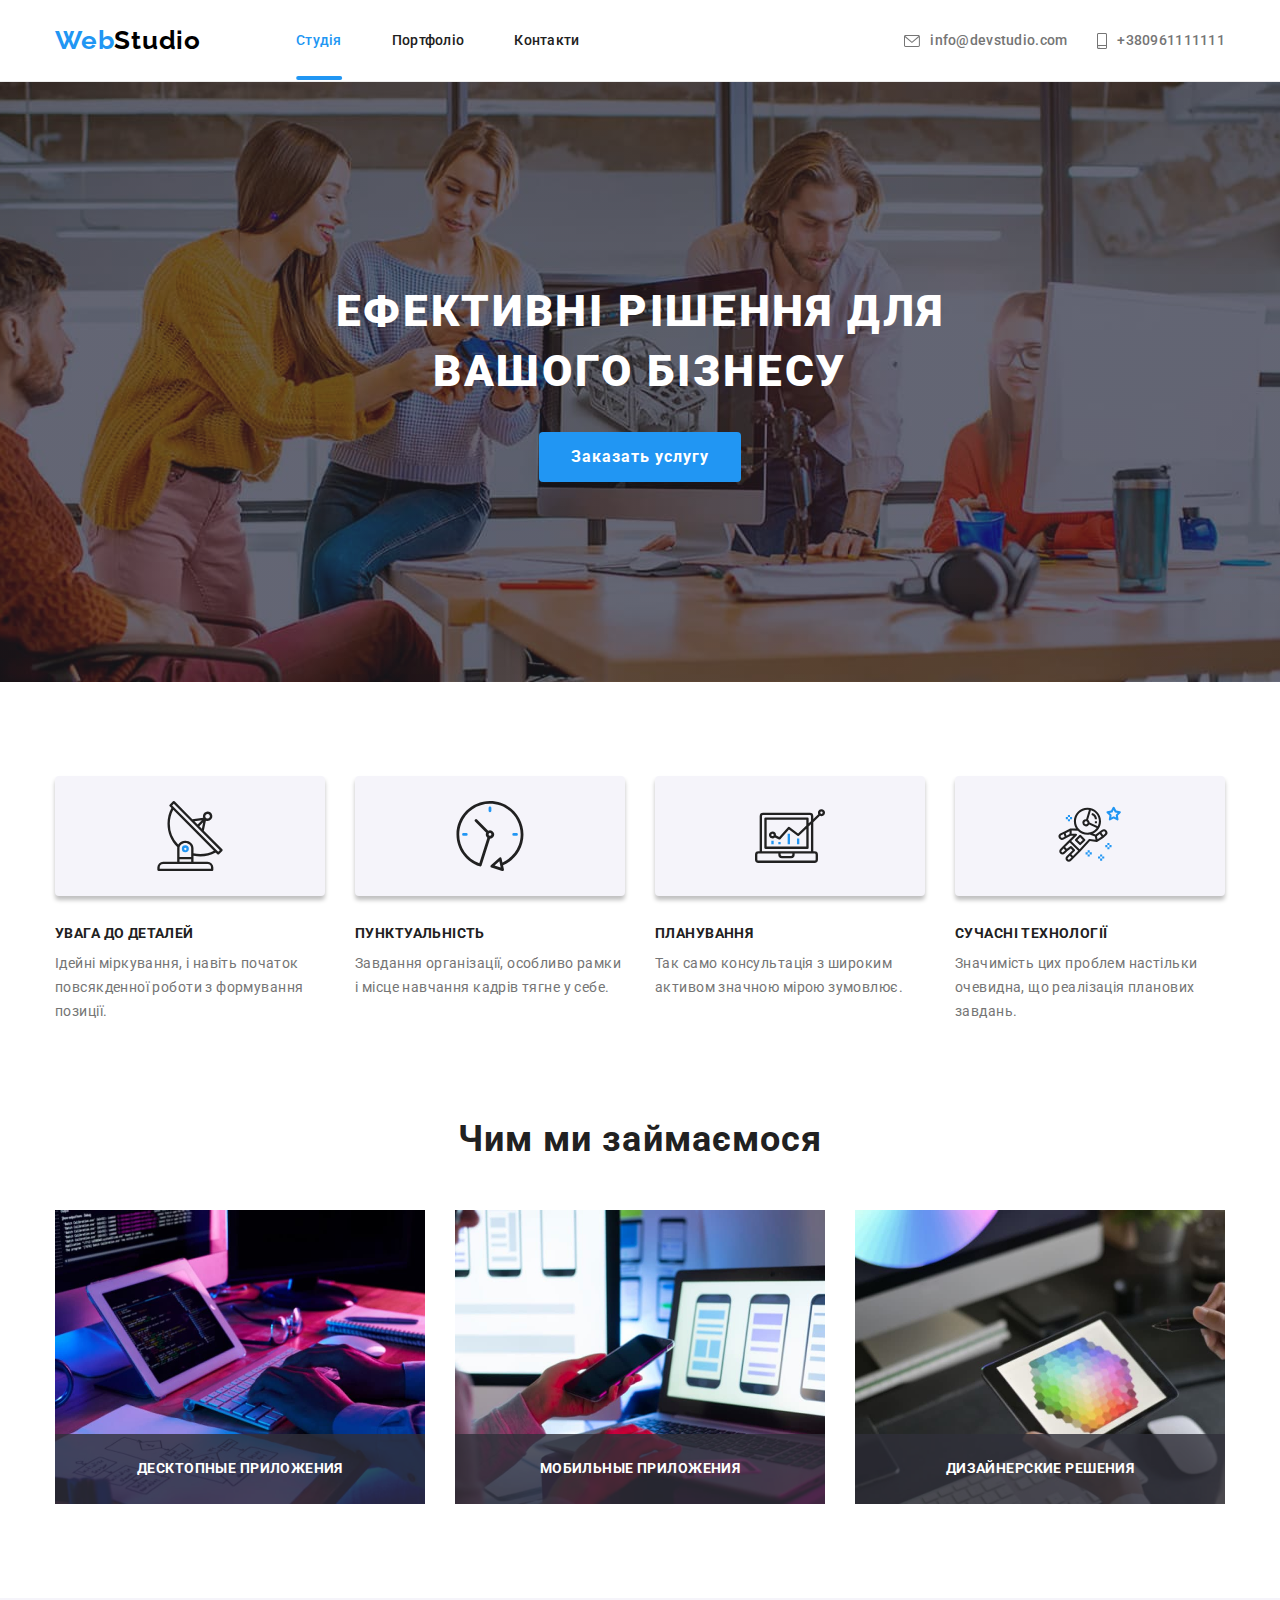
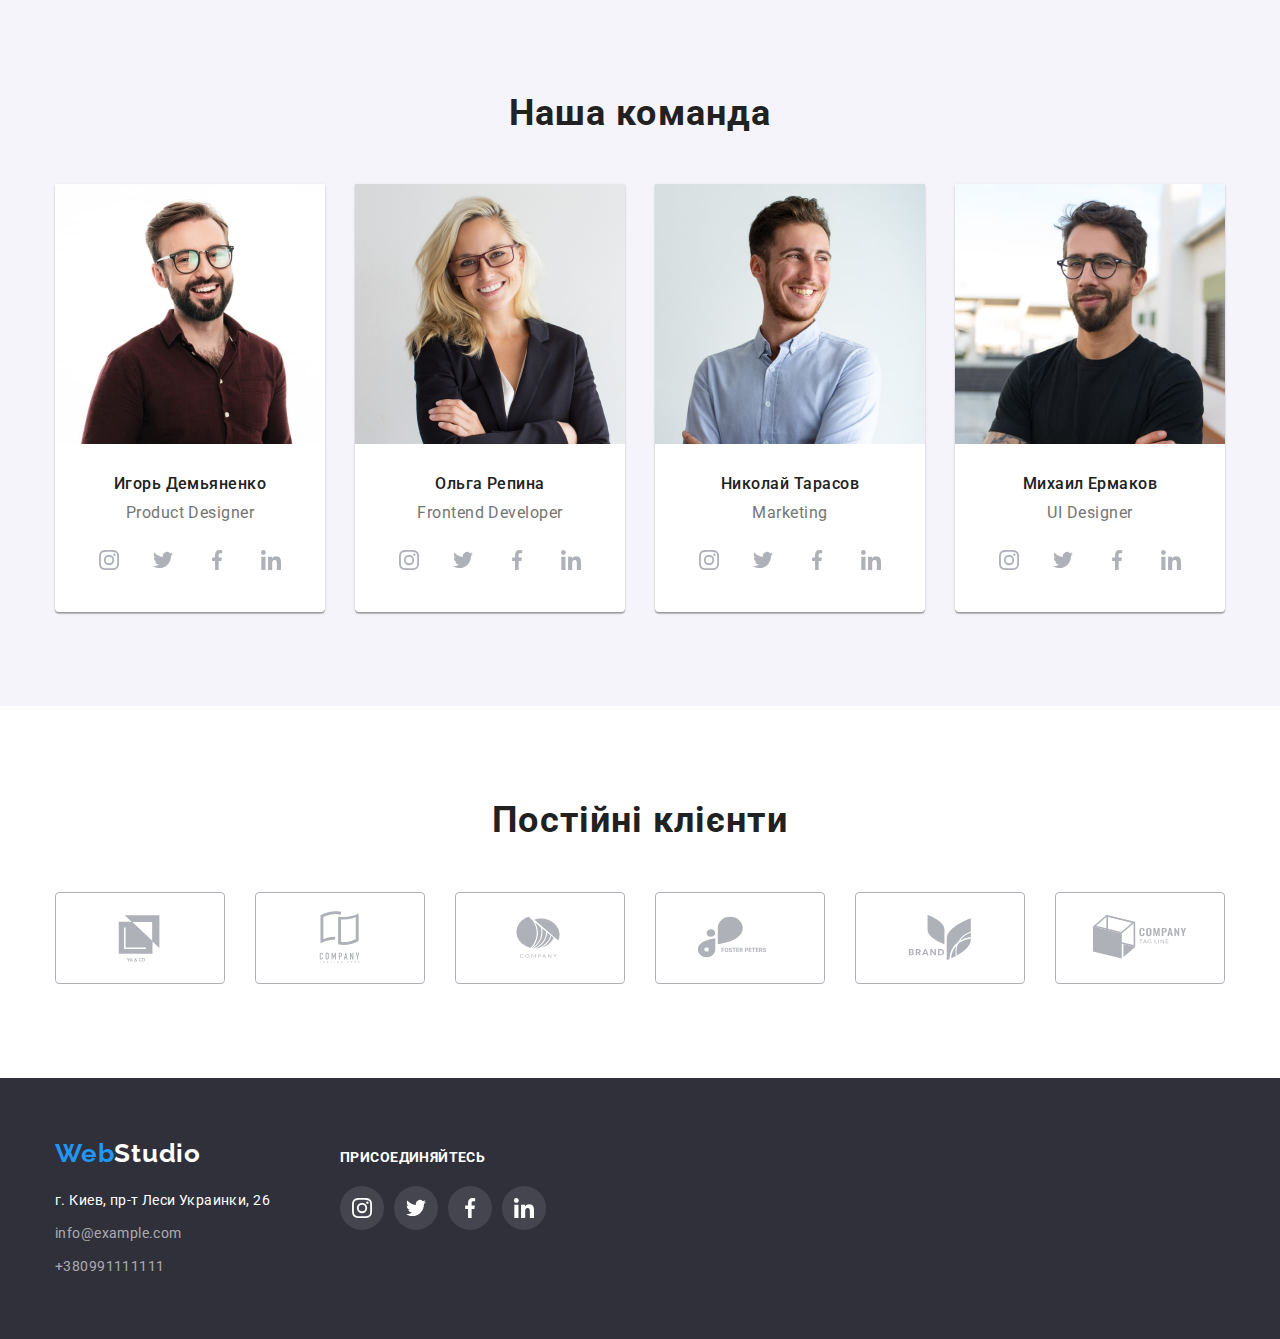
<file: index.html>
<!DOCTYPE html>
<html lang="ru">
  <head>
    <meta charset="UTF-8" />
    <meta http-equiv="X-UA-Compatible" content="IE=edge" />
    <meta name="viewport" content="width=device-width, initial-scale=1.0" />
    <title>Веб-студия</title>

    <link rel="preconnect" href="https://fonts.googleapis.com" />
    <link rel="preconnect" href="https://fonts.gstatic.com" crossorigin />
    <link
      href="https://fonts.googleapis.com/css2?family=Raleway:wght@700&family=Roboto:wght@400;500;700;900&display=swap"
      rel="stylesheet"
    />
    <link
      rel="stylesheet"
      href="https://cdn.jsdelivr.net/npm/modern-normalize@1.1.0/modern-normalize.min.css"
    />

    <link rel="stylesheet" href="./css/styles.css" />
  </head>

  <body>
    <!-- HEADER -->
    <header class="header content">
      <div class="container nav">
        <a href="" class="logo link"> <span class="accent">Web</span>Studio</a>
        <nav class="menu">
          <ul class="menu-list list">
            <li class="menu-item">
              <a class="menu-link сurrent" href="./index.html">Студія</a>
            </li>
            <li class="menu-item">
              <a class="menu-link" href="./portfolio.html">Портфоліо</a>
            </li>
            <li class="menu-item">
              <a class="menu-link" href="">Контакти</a>
            </li>
          </ul>
        </nav>
        <ul class="contacts list">
          <li class="contact-mail">
            <a class="mail-ref" href="mailto:info@devstudio.com"
              >info@devstudio.com
              <svg class="mail-icon">
                <use href="./images/sprite.svg#envelope"></use>
              </svg>
            </a>
          </li>
          <li class="contact-phone">
            <a class="phone-ref" href="tel:+380961111111"
              >+380961111111
              <svg class="phone-icon">
                <use href="./images/sprite.svg#smartphone"></use>
              </svg>
            </a>
          </li>
        </ul>
      </div>
    </header>

    <main>
      <!-- HERO -->
      <section class="hero">
        <div class="container">
          <h1 class="hero-title">Ефективні рішення для вашого бізнесу</h1>
          <button class="modal-btn-open" type="button" data-modal-open>
            Заказать услугу
          </button>
        </div>
      </section>

      <section class="section features">
        <div class="container">
          <h2 class="features-title visually-hidden">Преимущества</h2>
          <ul class="features-list list">
            <li class="features-item">
              <div class="features-icon-wrapper">
                <svg class="features-icon">
                  <use href="./images/sprite.svg#antenna"></use>
                </svg>
              </div>
              <h3 class="content-title">УВАГА ДО ДЕТАЛЕЙ</h3>
              <p class="content">
                Ідейні міркування, і навіть початок повсякденної роботи з
                формування позиції.
              </p>
            </li>
            <li class="features-item icon-clock">
              <div class="features-icon-wrapper">
                <svg class="features-icon">
                  <use href="./images/sprite.svg#clock"></use>
                </svg>
              </div>
              <h3 class="content-title">ПУНКТУАЛЬНІСТЬ</h3>
              <p class="content">
                Завдання організації, особливо рамки і місце навчання кадрів
                тягне у себе.
              </p>
            </li>
            <li class="features-item">
              <div class="features-icon-wrapper">
                <svg class="features-icon">
                  <use href="./images/sprite.svg#diagram"></use>
                </svg>
              </div>
              <h3 class="content-title">ПЛАНУВАННЯ</h3>
              <p class="content">
                Так само консультація з широким активом значною мірою зумовлює.
              </p>
            </li>
            <li class="features-item">
              <div class="features-icon-wrapper">
                <svg class="features-icon">
                  <use href="./images/sprite.svg#astronaut"></use>
                </svg>
              </div>
              <h3 class="content-title">СУЧАСНІ ТЕХНОЛОГІЇ</h3>
              <p class="content">
                Значимість цих проблем настільки очевидна, що реалізація
                планових завдань.
              </p>
            </li>
          </ul>
        </div>
      </section>

      <section class="about section">
        <div class="container">
          <h2 class="about-title">Чим ми займаємося</h2>
          <ul class="about-list list">
            <li class="about-item">
              <img
                src="./images/box/box1.jpg"
                alt="Программист за рабочим столом, печатает на клавиатуре. Слева от
                него блок-схема. Перед ним планшет и монитор. На мониторе и на
                планшете видны фрагменты кода."
                width="370"
              />
              <div class="about-label-wraper">
                <p class="about-label">Десктопные приложения</p>
              </div>
            </li>
            <li class="about-item">
              <img
                src="./images/box/box2.jpg"
                alt="Разработчик держит в левой руке
                телефон, а пальцами правой руки водит по тачпаду ноутбука. На
                экране ноутбука изображены 3 картинки с телефонами."
                width="370"
              />
              <div class="about-label-wraper">
                <p class="about-label">Мобильные приложения</p>
              </div>
            </li>
            <li class="about-item">
              <img
                src="./images/box/box3.jpg"
                alt="Дизайнер
                держит планшет с цветовой схемой. На заднем фоне фрагменты
                рабочего стола: монитор, клавиатура и мышка."
                width="370"
              />
              <div class="about-label-wraper">
                <p class="about-label">Дизайнерские решения</p>
              </div>
            </li>
          </ul>
        </div>
      </section>
      <section class="section team">
        <div class="container">
          <h2 class="team-title">Наша команда</h2>
          <ul class="team-list list">
            <li class="team-item">
              <img
                src="./images/team/team1.jpg"
                alt="Парень в очках, в тёмной рубашке, улыбается."
                width="270"
              />
              <div class="work-pos">
                <h3 class="team-hero">Игорь Демьяненко</h3>
                <p class="job-title" lang="en">Product Designer</p>
                <ul class="social-network list">
                  <li class="social-network-item">
                    <a href="" class="social-network-link">
                      <svg class="social-network-icon">
                        <use href="./images/sprite.svg#instagram"></use>
                      </svg>
                    </a>
                  </li>
                  <li class="social-network-item">
                    <a href="" class="social-network-link">
                      <svg class="social-network-icon">
                        <use href="./images/sprite.svg#twitter"></use>
                      </svg>
                    </a>
                  </li>
                  <li class="social-network-item">
                    <a href="" class="social-network-link">
                      <svg class="social-network-icon">
                        <use href="./images/sprite.svg#facebook"></use>
                      </svg>
                    </a>
                  </li>
                  <li class="social-network-item">
                    <a href="" class="social-network-link">
                      <svg class="social-network-icon">
                        <use href="./images/sprite.svg#linkedin"></use>
                      </svg>
                    </a>
                  </li>
                </ul>
              </div>
            </li>

            <li class="team-item">
              <img
                src="./images/team/team2.jpg"
                alt="Блондинка в очках, в пиджаке, улыбается."
                width="270"
              />
              <div class="work-pos">
                <h3 class="team-hero">Ольга Репина</h3>
                <p class="job-title" lang="en">Frontend Developer</p>
                <ul class="social-network list">
                  <li class="social-network-item">
                    <a href="" class="social-network-link">
                      <svg class="social-network-icon">
                        <use href="./images/sprite.svg#instagram"></use>
                      </svg>
                    </a>
                  </li>
                  <li class="social-network-item">
                    <a href="" class="social-network-link">
                      <svg class="social-network-icon">
                        <use href="./images/sprite.svg#twitter"></use>
                      </svg>
                    </a>
                  </li>
                  <li class="social-network-item">
                    <a href="" class="social-network-link">
                      <svg class="social-network-icon">
                        <use href="./images/sprite.svg#facebook"></use>
                      </svg>
                    </a>
                  </li>
                  <li class="social-network-item">
                    <a href="" class="social-network-link">
                      <svg class="social-network-icon">
                        <use href="./images/sprite.svg#linkedin"></use>
                      </svg>
                    </a>
                  </li>
                </ul>
              </div>
            </li>
            <li class="team-item">
              <img
                src="./images/team/team3.jpg"
                alt="Парень, в светлой рубашке, улыбается, смотрит в сторону."
                width="270"
              />
              <div class="work-pos">
                <h3 class="team-hero">Николай Тарасов</h3>
                <p class="job-title" lang="en">Marketing</p>
                <ul class="social-network list">
                  <li class="social-network-item">
                    <a href="" class="social-network-link">
                      <svg class="social-network-icon">
                        <use href="./images/sprite.svg#instagram"></use>
                      </svg>
                    </a>
                  </li>
                  <li class="social-network-item">
                    <a href="" class="social-network-link">
                      <svg class="social-network-icon">
                        <use href="./images/sprite.svg#twitter"></use>
                      </svg>
                    </a>
                  </li>
                  <li class="social-network-item">
                    <a href="" class="social-network-link">
                      <svg class="social-network-icon">
                        <use href="./images/sprite.svg#facebook"></use>
                      </svg>
                    </a>
                  </li>
                  <li class="social-network-item">
                    <a href="" class="social-network-link">
                      <svg class="social-network-icon">
                        <use href="./images/sprite.svg#linkedin"></use>
                      </svg>
                    </a>
                  </li>
                </ul>
              </div>
            </li>
            <li class="team-item">
              <img
                src="./images/team/team4.jpg"
                alt="Парень в очках, в тёмной футболке, смотрит с хитрой ухмылкой."
                width="270"
              />
              <div class="work-pos">
                <h3 class="team-hero">Михаил Ермаков</h3>
                <p class="job-title" lang="en">UI Designer</p>
                <ul class="social-network list">
                  <li class="social-network-item">
                    <a href="" class="social-network-link">
                      <svg class="social-network-icon">
                        <use href="./images/sprite.svg#instagram"></use>
                      </svg>
                    </a>
                  </li>
                  <li class="social-network-item">
                    <a href="" class="social-network-link">
                      <svg class="social-network-icon">
                        <use href="./images/sprite.svg#twitter"></use>
                      </svg>
                    </a>
                  </li>
                  <li class="social-network-item">
                    <a href="" class="social-network-link">
                      <svg class="social-network-icon">
                        <use href="./images/sprite.svg#facebook"></use>
                      </svg>
                    </a>
                  </li>
                  <li class="social-network-item">
                    <a href="" class="social-network-link">
                      <svg class="social-network-icon">
                        <use href="./images/sprite.svg#linkedin"></use>
                      </svg>
                    </a>
                  </li>
                </ul>
              </div>
            </li>
          </ul>
        </div>
      </section>
      <section class="clients section">
        <div class="container">
          <h2 class="clients-title">Постійні клієнти</h2>
          <ul class="clients-list list">
            <li class="clients-item">
              <a href="" class="clients-link">
                <svg class="clients-icon">
                  <use href="./images/sprite.svg#logo_client1"></use>
                </svg>
              </a>
            </li>
            <li class="clients-item">
              <a href="" class="clients-link">
                <svg class="clients-icon">
                  <use href="./images/sprite.svg#logo_client2"></use>
                </svg>
              </a>
            </li>
            <li class="clients-item">
              <a href="" class="clients-link">
                <svg class="clients-icon">
                  <use href="./images/sprite.svg#logo_client3"></use>
                </svg>
              </a>
            </li>
            <li class="clients-item">
              <a href="" class="clients-link">
                <svg class="clients-icon">
                  <use href="./images/sprite.svg#logo_client4"></use>
                </svg>
              </a>
            </li>
            <li class="clients-item">
              <a href="" class="clients-link">
                <svg class="clients-icon">
                  <use href="./images/sprite.svg#logo_client5"></use>
                </svg>
              </a>
            </li>
            <li class="clients-item">
              <a href="" class="clients-link">
                <svg class="clients-icon">
                  <use href="./images/sprite.svg#logo_client6"></use>
                </svg>
              </a>
            </li>
          </ul>
        </div>
      </section>
    </main>

    <footer class="footer">
      <div class="container footer-scooter">
        <div class="adress-footer-scooter">
          <a href="" class="logo">
            <span class="accent">Web</span><span class="studio">Studio</span></a
          >
          <address class="adress">
            <ul class="adress-list list">
              <li class="item">
                <a
                  class="map-link"
                  href="https://goo.gl/maps/vZYV77j8p4AJHVtT7"
                  target="_blank"
                  rel="noopener noreferrer"
                >
                  <span class="map-adress"
                    >г. Киев, пр-т Леси Украинки, 26</span
                  >
                </a>
              </li>
              <li class="item">
                <a class="footer-mail" href="mailto:info@example.com"
                  >info@example.com</a
                >
              </li>
              <li class="item">
                <a class="footer-phone" href="tel:+380991111111"
                  >+380991111111</a
                >
              </li>
            </ul>
          </address>
        </div>

        <div class="social-footer-scooter">
          <p class="social-footer-title">присоединяйтесь</p>
          <ul class="social-network list">
            <li class="social-network-item">
              <a href="" class="social-network-link in-footer">
                <svg class="social-network-icon">
                  <use href="./images/sprite.svg#instagram"></use>
                </svg>
              </a>
            </li>
            <li class="social-network-item">
              <a href="" class="social-network-link in-footer">
                <svg class="social-network-icon">
                  <use href="./images/sprite.svg#twitter"></use>
                </svg>
              </a>
            </li>
            <li class="social-network-item">
              <a href="" class="social-network-link in-footer">
                <svg class="social-network-icon">
                  <use href="./images/sprite.svg#facebook"></use>
                </svg>
              </a>
            </li>
            <li class="social-network-item">
              <a href="" class="social-network-link in-footer">
                <svg class="social-network-icon">
                  <use href="./images/sprite.svg#linkedin"></use>
                </svg>
              </a>
            </li>
          </ul>
        </div>
      </div>
    </footer>
    <div class="backdrop is-hidden" data-modal>
      <div class="modal">
        <button class="modal-btn-close" type="button" data-modal-close>
          <svg class="modal-button-icon-close">
            <use href="./images/sprite.svg#close"></use>
          </svg>
        </button>
      </div>
    </div>
    <script src="./js/modal.js"></script>
  </body>
</html>
</file>
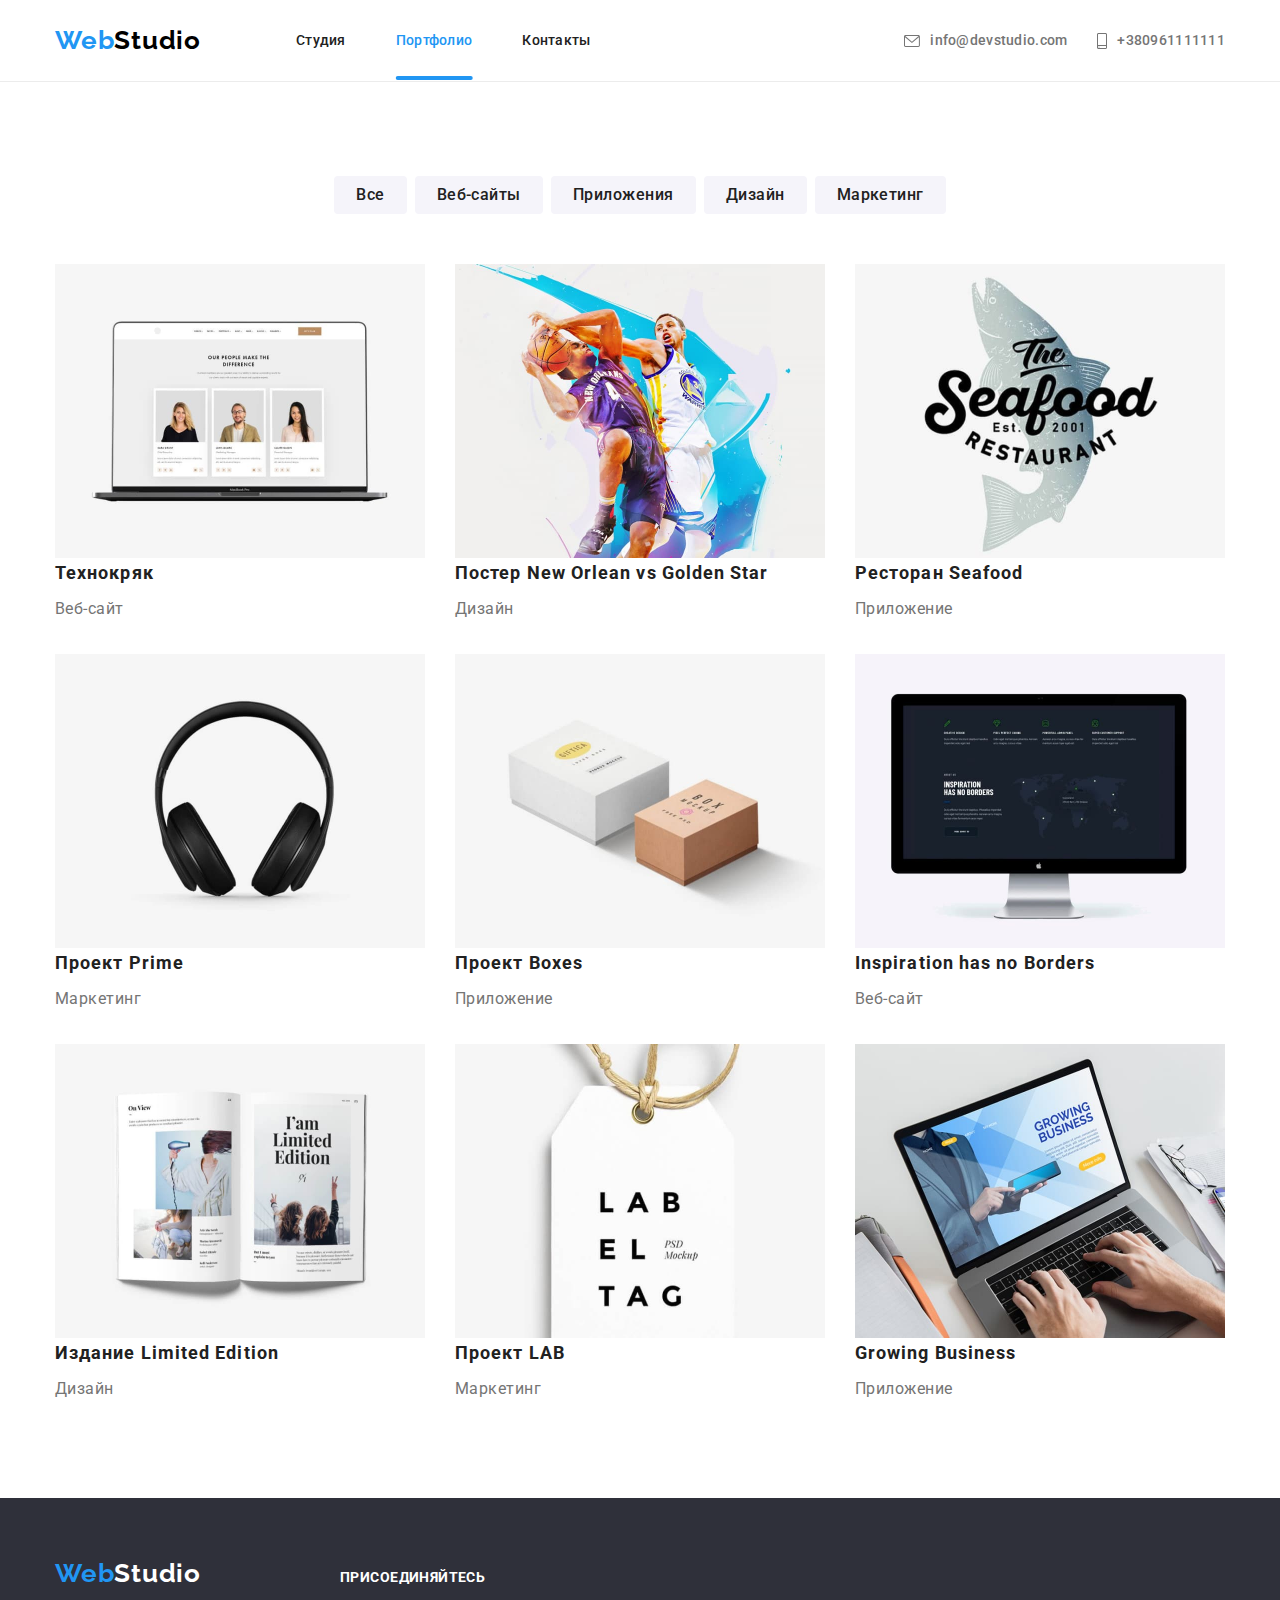
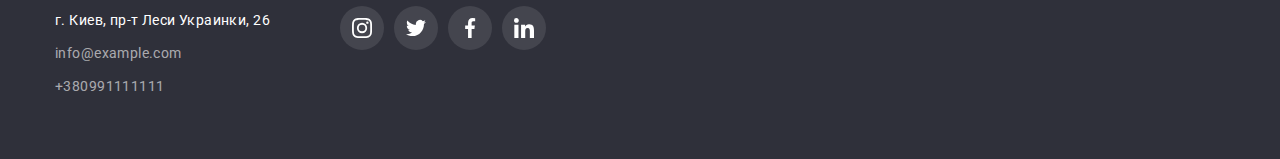
<file: portfolio.html>
<!DOCTYPE html>
<html lang="ru">
  <head>
    <meta charset="UTF-8" />
    <meta http-equiv="X-UA-Compatible" content="IE=edge" />
    <meta name="viewport" content="width=device-width, initial-scale=1.0" />
    <title>portfolio</title>
    <link
      rel="stylesheet"
      href="https://cdnjs.cloudflare.com/ajax/libs/modern-normalize/1.1.0/modern-normalize.css"
      integrity="sha512-Y0MM+V6ymRKN2zStTqzQ227DWhhp4Mzdo6gnlRnuaNCbc+YN/ZH0sBCLTM4M0oSy9c9VKiCvd4Jk44aCLrNS5Q=="
      crossorigin="anonymous"
      referrerpolicy="no-referrer"
    />
    <link rel="preconnect" href="https://fonts.googleapis.com" />
    <link rel="preconnect" href="https://fonts.gstatic.com" crossorigin />
    <link rel="preconnect" href="https://fonts.googleapis.com" />
    <link rel="preconnect" href="https://fonts.gstatic.com" crossorigin />
    <link
      href="https://fonts.googleapis.com/css2?family=Raleway:wght@700&family=Roboto:wght@400;500;700;900&display=swap"
      rel="stylesheet"
    />
    <link rel="stylesheet" href="./css/styles.css" />
  </head>
  <body>
    <header class="header content">
      <div class="container nav">
        <a href="" class="logo"> <span class="accent">Web</span>Studio</a>
        <nav class="menu">
          <ul class="menu-list list">
            <li class="menu-item">
              <a class="menu-link" href="./index.html">Студия</a>
            </li>
            <li class="menu-item">
              <a class="menu-link сurrent" href="./portfolio.html">Портфолио</a>
            </li>
            <li class="menu-item">
              <a class="menu-link" href="">Контакты</a>
            </li>
          </ul>
        </nav>
        <ul class="contacts list">
          <li class="contact-mail">
            <a class="mail-ref" href="mailto:info@devstudio.com"
              >info@devstudio.com
              <svg class="mail-icon">
                <use href="./images/sprite.svg#envelope"></use>
              </svg>
            </a>
          </li>
          <li class="contact-phone">
            <a class="phone-ref" href="tel:+380961111111"
              >+380961111111
              <svg class="phone-icon">
                <use href="./images/sprite.svg#smartphone"></use>
              </svg>
            </a>
          </li>
        </ul>
      </div>
    </header>

    <main>
      <section class="section portfolio">
        <div class="container">
          <h1 class="portfolio-title visually-hidden">Наши работы</h1>
          <ul class="portfolio-list list">
            <li class="portfolio-item">
              <button class="portfolio-btn" type="button">Все</button>
            </li>
            <li class="portfolio-item">
              <button class="portfolio-btn" type="button">Веб-сайты</button>
            </li>
            <li class="portfolio-item">
              <button class="portfolio-btn" type="button">Приложения</button>
            </li>
            <li class="portfolio-item">
              <button class="portfolio-btn" type="button">Дизайн</button>
            </li>
            <li class="portfolio-item">
              <button class="portfolio-btn" type="button">Маркетинг</button>
            </li>
          </ul>

          <ul class="exemple-list list">
            <li class="exemple-item">
              <a href="" class="exemple-link">
                <div class="box-overlay">
                  <img
                    src="./images/portfolio/pic1.jpg"
                    width="370"
                    alt="Our people"
                  />
                  <p class="box-content">
                    Ресурс предлагает комплексные предложения с разным уровнем
                    функционала и сервисов. Все это позволит посетителю получить
                    исчерпывающие сведения о компании или частном лице.
                  </p>
                </div>

                <div class="card-tytle">
                  <h2 class="exemple-sign">Технокряк</h2>
                  <p class="exemple-category">Веб-сайт</p>
                </div>
              </a>
            </li>

            <li class="exemple-item">
              <a href="" class="exemple-link">
                <div class="box-overlay">
                  <img
                    src="./images/portfolio/pic2.jpg"
                    width="370"
                    alt="Basketball"
                  />
                  <p class="box-content">
                    Ресурс предлагает комплексные предложения с разным уровнем
                    функционала и сервисов. Все это позволит посетителю получить
                    исчерпывающие сведения о компании или частном лице.
                  </p>
                </div>

                <div class="card-tytle">
                  <h2 class="exemple-sign">
                    Постер <span lang="en">New Orlean vs Golden Star</span>
                  </h2>
                  <p class="exemple-category">Дизайн</p>
                </div>
              </a>
            </li>

            <li class="exemple-item">
              <a href="" class="exemple-link">
                <div class="box-overlay">
                  <img
                    src="./images/portfolio/pic3.jpg"
                    width="370"
                    alt="Restaurant"
                  />
                  <p class="box-content">
                    Ресурс предлагает комплексные предложения с разным уровнем
                    функционала и сервисов. Все это позволит посетителю получить
                    исчерпывающие сведения о компании или частном лице.
                  </p>
                </div>

                <div class="card-tytle">
                  <h2 class="exemple-sign">
                    Ресторан <span lang="en">Seafood</span>
                  </h2>
                  <p class="exemple-category">Приложение</p>
                </div>
              </a>
            </li>

            <li class="exemple-item">
              <a href="" class="exemple-link">
                <div class="box-overlay">
                  <img
                    src="./images/portfolio/pic4.jpg"
                    width="370"
                    alt="Наушники"
                  />
                  <p class="box-content">
                    Ресурс предлагает комплексные предложения с разным уровнем
                    функционала и сервисов. Все это позволит посетителю получить
                    исчерпывающие сведения о компании или частном лице.
                  </p>
                </div>

                <div class="card-tytle">
                  <h2 class="exemple-sign">
                    Проект <span lang="en">Prime</span>
                  </h2>
                  <p class="exemple-category">Маркетинг</p>
                </div>
              </a>
            </li>

            <li class="exemple-item">
              <a href="" class="exemple-link">
                <div class="box-overlay">
                  <img
                    src="./images/portfolio/pic5.jpg"
                    width="370"
                    alt="коробки"
                  />
                  <p class="box-content">
                    Ресурс предлагает комплексные предложения с разным уровнем
                    функционала и сервисов. Все это позволит посетителю получить
                    исчерпывающие сведения о компании или частном лице.
                  </p>
                </div>

                <div class="card-tytle">
                  <h2 class="exemple-sign">
                    Проект <span lang="en">Boxes</span>
                  </h2>
                  <p class="exemple-category">Приложение</p>
                </div>
              </a>
            </li>

            <li class="exemple-item">
              <a href="" class="exemple-link">
                <div class="box-overlay">
                  <img
                    src="./images/portfolio/pic6.jpg"
                    width="370"
                    alt="дисплей"
                  />
                  <p class="box-content">
                    Ресурс предлагает комплексные предложения с разным уровнем
                    функционала и сервисов. Все это позволит посетителю получить
                    исчерпывающие сведения о компании или частном лице.
                  </p>
                </div>

                <div class="card-tytle">
                  <h2 class="exemple-sign" lang="en">
                    Inspiration has no Borders
                  </h2>
                  <p class="exemple-category">Веб-сайт</p>
                </div>
              </a>
            </li>

            <li class="exemple-item">
              <a href="" class="exemple-link">
                <div class="box-overlay">
                  <img
                    src="./images/portfolio/pic7.jpg"
                    width="370"
                    alt="Book"
                  />
                  <p class="box-content">
                    Ресурс предлагает комплексные предложения с разным уровнем
                    функционала и сервисов. Все это позволит посетителю получить
                    исчерпывающие сведения о компании или частном лице.
                  </p>
                </div>

                <div class="card-tytle">
                  <h2 class="exemple-sign">
                    Издание <span lang="en">Limited Edition</span>
                  </h2>
                  <p class="exemple-category">Дизайн</p>
                </div>
              </a>
            </li>

            <li class="exemple-item">
              <a href="" class="exemple-link">
                <div class="box-overlay">
                  <img
                    src="./images/portfolio/pic8.jpg"
                    width="370"
                    alt="Этикетка"
                  />
                  <p class="box-content">
                    Ресурс предлагает комплексные предложения с разным уровнем
                    функционала и сервисов. Все это позволит посетителю получить
                    исчерпывающие сведения о компании или частном лице.
                  </p>
                </div>

                <div class="card-tytle">
                  <h2 class="exemple-sign">
                    Проект <span lang="en">LAB</span>
                  </h2>
                  <p class="exemple-category">Маркетинг</p>
                </div>
              </a>
            </li>

            <li class="exemple-item">
              <a href="" class="exemple-link">
                <div class="box-overlay">
                  <img
                    src="./images/portfolio/pic9.jpg"
                    width="370"
                    alt="Notebook"
                  />
                  <p class="box-content">
                    Ресурс предлагает комплексные предложения с разным уровнем
                    функционала и сервисов. Все это позволит посетителю получить
                    исчерпывающие сведения о компании или частном лице.
                  </p>
                </div>

                <div class="card-tytle">
                  <h2 class="exemple-sign" lang="en">Growing Business</h2>
                  <p class="exemple-category">Приложение</p>
                </div>
              </a>
            </li>
          </ul>
        </div>
      </section>
    </main>

    <footer class="footer">
      <div class="container footer-scooter">
        <div class="adress-footer-scooter">
          <a href="" class="logo">
            <span class="accent">Web</span><span class="studio">Studio</span></a
          >
          <address class="adress">
            <ul class="adress-list list">
              <li class="item">
                <a
                  class="map-link"
                  href="https://goo.gl/maps/vZYV77j8p4AJHVtT7"
                  target="_blank"
                  rel="noopener noreferrer"
                >
                  <span class="map-adress"
                    >г. Киев, пр-т Леси Украинки, 26</span
                  >
                </a>
              </li>
              <li class="item">
                <a class="footer-mail" href="mailto:info@example.com"
                  >info@example.com</a
                >
              </li>
              <li class="item">
                <a class="footer-phone" href="tel:+380991111111"
                  >+380991111111</a
                >
              </li>
            </ul>
          </address>
        </div>

        <div class="social-footer-scooter">
          <p class="social-footer-title">присоединяйтесь</p>
          <ul class="social-network list">
            <li class="social-network-item">
              <a href="" class="social-network-link in-footer">
                <svg class="social-network-icon">
                  <use href="./images/sprite.svg#instagram"></use>
                </svg>
              </a>
            </li>
            <li class="social-network-item">
              <a href="" class="social-network-link in-footer">
                <svg class="social-network-icon">
                  <use href="./images/sprite.svg#twitter"></use>
                </svg>
              </a>
            </li>
            <li class="social-network-item">
              <a href="" class="social-network-link in-footer">
                <svg class="social-network-icon">
                  <use href="./images/sprite.svg#facebook"></use>
                </svg>
              </a>
            </li>
            <li class="social-network-item">
              <a href="" class="social-network-link in-footer">
                <svg class="social-network-icon">
                  <use href="./images/sprite.svg#linkedin"></use>
                </svg>
              </a>
            </li>
          </ul>
        </div>
      </div>
    </footer>
  </body>
</html>
</file>
<file: css/styles.css>
:root {
  --main-font-family: "Roboto", sans-serif;
  --secondary-font-family: "Raleway", sans-serif;

  --main-dark-color: #000;
  --main-light-color: #ffffff;
  --second-light-color: #f5f4fa;
  --accent-color: #2196f3;
  --main-color: #757575;
  --secondary-dark-color: #212121;
  --secondary-bc-color: #2f303a;
  --border-color: #ececec;
  --sec-border-color: #eeeeee;
  --icon-color: #afb1b8;

  --in-top-gap: 94px;
  --in-bottom-gap: 94px;

  --timing-duration: 250ms;
  --timing-function: cubic-bezier(0.4, 0, 0.2, 1);
}

body {
  background-color: var(--main-light-color);
  color: var(--main-color);
  font-family: var(--main-font-family);
  font-size: 16px;
}

h1,
h2,
h3,
h4,
h5,
h6,
p {
  margin: 0;
  padding: 0;
}

.section {
  padding: 94px 0;
}

.list {
  list-style: none;
  padding: 0;
  margin: 0;
}

.menu-link,
.mail-ref,
.phone-ref,
.logo {
  text-decoration: none;
  font-style: normal;
}

.visually-hidden {
  position: absolute;
  white-space: nowrap;
  width: 1px;
  height: 1px;
  overflow: hidden;
  border: 0;
  padding: 0;
  clip: rect(0 0 0 0);
  clip-path: inset(50%);
  margin: -1px;
}

.accent {
  font-weight: 700;
  font-size: 26px;
  line-height: 1.2;
  letter-spacing: 0.03em;
  color: var(--accent-color);
}

img {
  max-width: 100%;
  display: block;
  height: auto;
}

.nav {
  display: flex;
  align-items: center;
}

/* ======================================================== header */
.header {
  border-bottom: 1px solid var(--border-color);
  padding-top: 25px;
  padding-bottom: 25px;
}

.container {
  width: 1200px;
  margin: 0 auto;
  padding: 0 15px;
}

.logo {
  font-family: var(--secondary-font-family);
  font-weight: 700;
  font-size: 26px;
  line-height: 1.12;
  color: var(--main-dark-color);
  letter-spacing: 0.03em;
  display: block;
}

.menu {
  margin-left: 95px;
}

.menu-list {
  display: flex;
  align-items: center;
}

.menu-link {
  transition-property: color;
  transition-duration: var(--timing-duration);
  transition-timing-function: var(--timing-function);
  position: relative;
  padding-top: 32px;
  padding-bottom: 32px;
  font-family: var(--main-font-family);
  font-weight: 500;
  font-size: 14px;
  line-height: 1.14;
  letter-spacing: 0.02em;
  color: var(--secondary-dark-color);
  /* outline: 1px solid red; */
}

.menu-link:hover,
.menu-link:focus,
.footer-mail:hover,
.footer-mail:focus,
.footer-phone:hover,
.footer-phone:focus {
  color: var(--accent-color);
}

.menu-link.сurrent::after {
  position: absolute;
  bottom: 0;
  left: 50%;
  transform: translateX(-50%);
  content: "";
  display: block;
  width: 100%;
  height: 4px;
  border-radius: 2px;
  background-color: var(--accent-color);
}

.contacts {
  display: flex;
  margin-left: auto;
}

.contact-mail {
  margin-right: 30px;
}

.menu-item:not(:last-child) {
  margin-right: 50px;
}

.portfolio-btn:hover,
.portfolio-btn:focus {
  color: var(--main-light-color);
  background-color: var(--accent-color);
}

.modal-btn-open:hover,
.modal-btn-open:focus {
  color: var(--main-light-color);
  background-color: #188ce8;
}

.portfolio-btn:hover,
.portfolio-btn:focus {
  box-shadow: 0px 3px 1px rgba(0, 0, 0, 0.1), 0px 1px 2px rgba(0, 0, 0, 0.08),
    0px 2px 2px rgba(0, 0, 0, 0.12);
}

.mail-ref,
.phone-ref {
  transition-property: color;
  transition-duration: var(--timing-duration);
  transition-timing-function: var(--timing-function);
  font-family: var(--main-font-family);
  font-weight: 500;
  font-size: 14px;
  line-height: 1.14;
  letter-spacing: 0.02em;
  color: var(--main-color);
}

.mail-ref {
  display: flex;
  justify-content: center;
}

.mail-ref:hover,
.mail-ref:focus {
  color: var(--accent-color);
}

.mail-icon {
  width: 16px;
  height: 12px;
  margin-right: 10px;
  order: -1;
  align-self: center;
  fill: currentColor;
}

.phone-ref {
  display: flex;
  align-items: center;
}

.phone-ref:hover,
.phone-ref:focus {
  color: var(--accent-color);
}

.phone-icon {
  width: 10px;
  height: 16px;
  margin-right: 10px;
  order: -1;
  fill: currentColor;
}

/* ======================================================== - */

/* ======================================================== main */

/* ======================================================== HERO */

.hero {
  background-color: var(--secondary-bc-color);
  padding-top: 200px;
  padding-bottom: 200px;
  background-image: linear-gradient(
      to right,
      rgba(47, 48, 58, 0.4),
      rgba(47, 48, 58, 0.4)
    ),
    url(../images/hero-image.jpg);
  background-position: center;
  background-repeat: no-repeat;
  background-size: cover;
  max-width: 1600px;
  margin: 0 auto;
}

.hero > .container {
  text-align: center;
}

.hero-title {
  font-weight: 900;
  width: 700px;
  font-size: 44px;
  line-height: 1.36;
  letter-spacing: 0.06em;
  color: var(--main-light-color);
  text-transform: uppercase;
  text-align: center;
  margin: 0 auto;
  margin-bottom: 30px;
}

.modal-btn-open {
  transition-property: background-color;
  transition-duration: var(--timing-duration);
  transition-timing-function: var(--timing-function);
  border: none;
  cursor: pointer;
  color: var(--main-light-color);
  background-color: var(--accent-color);
  font-weight: 700;
  line-height: 1.88;
  text-align: center;
  letter-spacing: 0.06em;
  border-radius: 4px;
  padding-left: 32px;
  padding-right: 32px;
  padding-top: 10px;
  padding-bottom: 10px;
}

.portfolio-btn {
  transition: background-color var(--timing-duration) var(--timing-function),
    color var(--timing-duration) var(--timing-function),
    box-shadow var(--timing-duration) var(--timing-function);
  font-weight: 500;
  line-height: 1.63;
  text-align: center;
  letter-spacing: 0.03em;
  cursor: pointer;
  font-family: inherit;
  color: var(--secondary-dark-color);
  background-color: var(--second-light-color);
  padding: 6px 22px;
  border: none;
  border-radius: 4px;
  display: block;
}

.features {
  background-color: var(--main-light-color);
}

.features-list,
.portfolio-list {
  background-color: var(--main-light-color);
  display: flex;
  justify-content: center;
}

.portfolio-list {
  margin-bottom: 50px;
}

.features-item {
  width: 270px;
}

.features-item:not(:last-child) {
  margin-right: 30px;
}

.portfolio-item + .portfolio-item {
  margin-left: 8px;
}

.features-icon-wrapper {
  width: 270px;
  height: 120px;
  background-color: var(--second-light-color);
  box-shadow: 0px 4px 4px rgba(0, 0, 0, 0.25);
  border-radius: 4px;
  margin-bottom: 30px;
  display: flex;
  justify-content: center;
  align-items: center;
}

.features-icon {
  width: 70px;
  height: 70px;
}

.content-title {
  color: var(--secondary-dark-color);
  font-weight: 700;
  font-size: 14px;
  line-height: 1.14;
  letter-spacing: 0.03em;
  text-transform: uppercase;
  margin-bottom: 10px;
}

.content {
  color: var(--main-color);
  font-size: 14px;
  line-height: 1.71;
  letter-spacing: 0.03em;
}

/* ===========================================================  about */

.section.about {
  padding-top: 0;
}

.about {
  background-color: var(--main-light-color);
}

.about-title,
.team-title {
  font-family: inherit;
  color: var(--secondary-dark-color);
  font-weight: 700;
  font-size: 36px;
  line-height: 1.17;
  letter-spacing: 0.03em;
  text-align: center;
  margin-bottom: 50px;
}

.about-list {
  display: flex;
  justify-content: center;
}
.about-item:not(:last-child) {
  margin-right: 30px;
}

.about-item {
  position: relative;
}

.about-label-wraper {
  position: absolute;
  bottom: 0;
  left: 0;
  /* padding: 27px 82px; */
  width: 100%;
  height: 70px;
  display: flex;
  align-items: center;
  justify-content: center;

  background-color: rgba(47, 48, 58, 0.8);
}

.about-label {
  font-weight: 700;
  font-size: 14px;
  line-height: 1.14;
  text-align: center;
  letter-spacing: 0.03em;
  text-transform: uppercase;
  color: var(--main-light-color);
}

/* ==========================================================  team */

.team {
  background-color: var(--second-light-color);
}

.team-hero {
  color: var(--secondary-dark-color);
  font-weight: 500;
  font-size: 16px;
  line-height: 1.19;
  letter-spacing: 0.03em;
  text-align: center;
  margin-bottom: 10px;
}

.job-title {
  color: var(--main-color);
  font-size: 16px;
  line-height: 1.19;
  letter-spacing: 0.03em;
  text-align: center;
  margin-bottom: 16px;
}

.team-item {
  background-color: var(--main-light-color);
  width: 270px;
  box-shadow: 0px 1px 3px rgba(0, 0, 0, 0.12), 0px 1px 1px rgba(0, 0, 0, 0.14),
    0px 2px 1px rgba(0, 0, 0, 0.2);
  border-radius: 0px 0px 4px 4px;
}

.work-pos {
  padding: 30px 0;
}

.team-list {
  display: flex;
  justify-content: center;
}

.team-item:not(:last-child) {
  margin-right: 30px;
}

.social-network {
  display: flex;
  justify-content: center;
}

.social-network-item:not(:last-child) {
  margin-right: 10px;
}

.social-network-link {
  transition: background-color var(--timing-duration) var(--timing-function),
    color var(--timing-duration) var(--timing-function);
  color: var(--icon-color);
  border-radius: 50%;
  display: flex;
  width: 44px;
  height: 44px;
  justify-content: center;
  align-items: center;
}

.social-network-link:hover,
.social-network-link:focus {
  background-color: var(--accent-color);
  color: var(--main-light-color);
}

.social-network-icon {
  width: 20px;
  height: 20px;
  fill: currentColor;
}

/* .social-network-icon:hover,
.social-network-icon:focus {
  fill: var(--main-light-color);
} */

/* team-end */

/* clients */

.clients-title {
  color: var(--secondary-dark-color);
  font-weight: 700;
  font-size: 36px;
  line-height: 1.16;
  text-align: center;
  letter-spacing: 0.03em;
  margin-bottom: 50px;
}

.clients-list {
  display: flex;
}

.clients-item:not(:last-child) {
  margin-right: 30px;
}

.clients-link {
  transition: border var(--timing-duration) var(--timing-function),
    color var(--timing-duration) var(--timing-function);
  color: var(--icon-color);
  display: flex;
  justify-content: center;
  align-items: center;
  width: 170px;
  height: 92px;
  border: 1px solid #afb1b8;
  border-radius: 4px;
}

.clients-link:hover,
.clients-link:focus {
  color: var(--accent-color);
  border: 1px solid var(--accent-color);
}

.clients-icon {
  transition: fill var(--timing-duration);
  width: 106px;
  height: 60px;
  fill: currentColor;
}

.clients-icon:hover,
.clients-icon:focus {
  fill: var(--accent-color);
}

/* main end */

/* footer */
.footer {
  background-color: var(--secondary-bc-color);
  margin: 0 auto;
  padding-top: 60px;
  padding-bottom: 60px;
}

.map-link {
  color: var(--main-light-color);
  font-size: 14px;
  line-height: 1.71;
  letter-spacing: 0.03em;
  font-style: normal;
  text-decoration: none;
}

.footer-mail,
.footer-phone {
  font-size: 14px;
  line-height: 1.71;
  letter-spacing: 0.03em;
  color: rgba(255, 255, 255, 0.6);
  font-style: normal;
  text-decoration: none;
}

.footer-mail,
.footer-phone {
  transition: color var(--timing-duration) var(--timing-function);
}

.studio {
  color: var(--main-light-color);
}
.footer .logo {
  margin-bottom: 20px;
}

.adress-list > .item:not(:last-child) {
  margin-bottom: 9px;
}

/* footer end */

/* main p2 */

.portfolio {
  background-color: var(--main-light-color);
}

.exemple-sign {
  font-weight: 700;
  font-size: 18px;
  line-height: 1.71;
  letter-spacing: 0.06em;
  color: var(--secondary-dark-color);
  text-align: left;
  margin-bottom: 5px;
}

.exemple-category {
  font-size: 16px;
  line-height: 1.88;
  color: var(--main-color);
  text-align: left;
  letter-spacing: 0.03em;
}

.card-title {
  padding: 20px 24px;
  border-left: 1px solid var(--sec-border-color);
  border-right: 1px solid var(--sec-border-color);
  border-bottom: 1px solid var(--sec-border-color);
}

.сurrent {
  color: var(--accent-color);
}

.exemple-list {
  display: flex;
  flex-wrap: wrap;
  gap: 30px;
}

.exemple-link {
  display: block;
  text-decoration: none;
  transition: box-shadow var(--timing-duration) var(--timing-function);
}

.exemple-link:hover,
.exemple-link:focus {
  box-shadow: 0px 1px 1px rgba(0, 0, 0, 0.12), 0px 4px 4px rgba(0, 0, 0, 0.06),
    1px 4px 6px rgba(0, 0, 0, 0.16);
}

.exemple-link:hover .box-content,
.exemple-link:focus .box-content {
  transform: translateY(0%);
}

.box-overlay {
  position: relative;
  overflow: hidden;
}

.box-content {
  position: absolute;
  top: 0;
  left: 0;
  overflow-y: scroll;
  transform: translateY(103%);
  transition: transform var(--timing-duration) var(--timing-function);
  width: 100%;
  height: 100%;
  padding: 63px 24px;
  background-color: rgba(33, 150, 243, 0.9);
  font-weight: 400;
  font-size: 18px;
  line-height: 1.56;
  letter-spacing: 0.03em;
  color: #ffffff;
}

.footer-scooter {
  display: flex;
  align-items: baseline;
}

.adress-footer-scooter {
  margin-right: 70px;
}

.social-footer-title {
  color: var(--main-light-color);
  font-weight: 700;
  font-size: 14px;
  line-height: 1.14;
  letter-spacing: 0.03em;
  text-transform: uppercase;
  margin-bottom: 20px;
}

.in-footer {
  background: rgba(255, 255, 255, 0.1);
  color: var(--main-light-color);
}

.in-footer:hover,
.in-footer:focus {
  background-color: var(--accent-color);
}

/* modal */
.backdrop {
  position: fixed;
  top: 0;
  left: 0;
  z-index: 100;
  width: 100%;
  height: 100%;
  background-color: rgba(0, 0, 0, 0.2);
  opacity: 1;
  transition-property: opacity, visibility;
  transition-duration: var(--timing-duration);
  transition-timing-function: var(--timing-function);
}

.backdrop.is-hidden {
  opacity: 0;
  pointer-events: none;
  visibility: hidden;
}

.backdrop.is-hidden .modal {
  transform: scale(0.9) translate(-50%, -50%);
}

.modal {
  position: absolute;
  top: 50%;
  left: 50%;

  min-height: 581px;
  min-width: 528px;
  background-color: #ffffff;
  box-shadow: 0px 1px 3px rgba(0, 0, 0, 0.12), 0px 1px 1px rgba(0, 0, 0, 0.14),
    0px 2px 1px rgba(0, 0, 0, 0.2);
  border-radius: 4px;
  transform: translate(-50%, -50%) scale(1);
  transition-property: transform, scale;
  transition-duration: var(--timing-duration);
  transition-timing-function: var(--timing-function);
}

.modal-btn-close {
  position: absolute;
  padding: 0;
  top: 8px;
  right: 8px;
  display: flex;
  justify-content: center;
  align-items: center;
  background-color: transparent;
  border: 1px solid rgba(0, 0, 0, 0.1);
  cursor: pointer;
  width: 30px;
  height: 30px;
  border-radius: 50%;
}

.modal-btn-close > .modal-button-icon-close {
  transition-property: fill;
  transition-duration: var(--timing-duration);
  transition-timing-function: var(--timing-function);
}

.modal-btn-close:hover > .modal-button-icon-close,
.modal-btn-close:focus > .modal-button-icon-close {
  fill: var(--accent-color);
}

.modal-button-icon-close {
  width: 18px;
  height: 18px;
  fill: var(--main-dark-color);
}

/* end modal */
</file>
